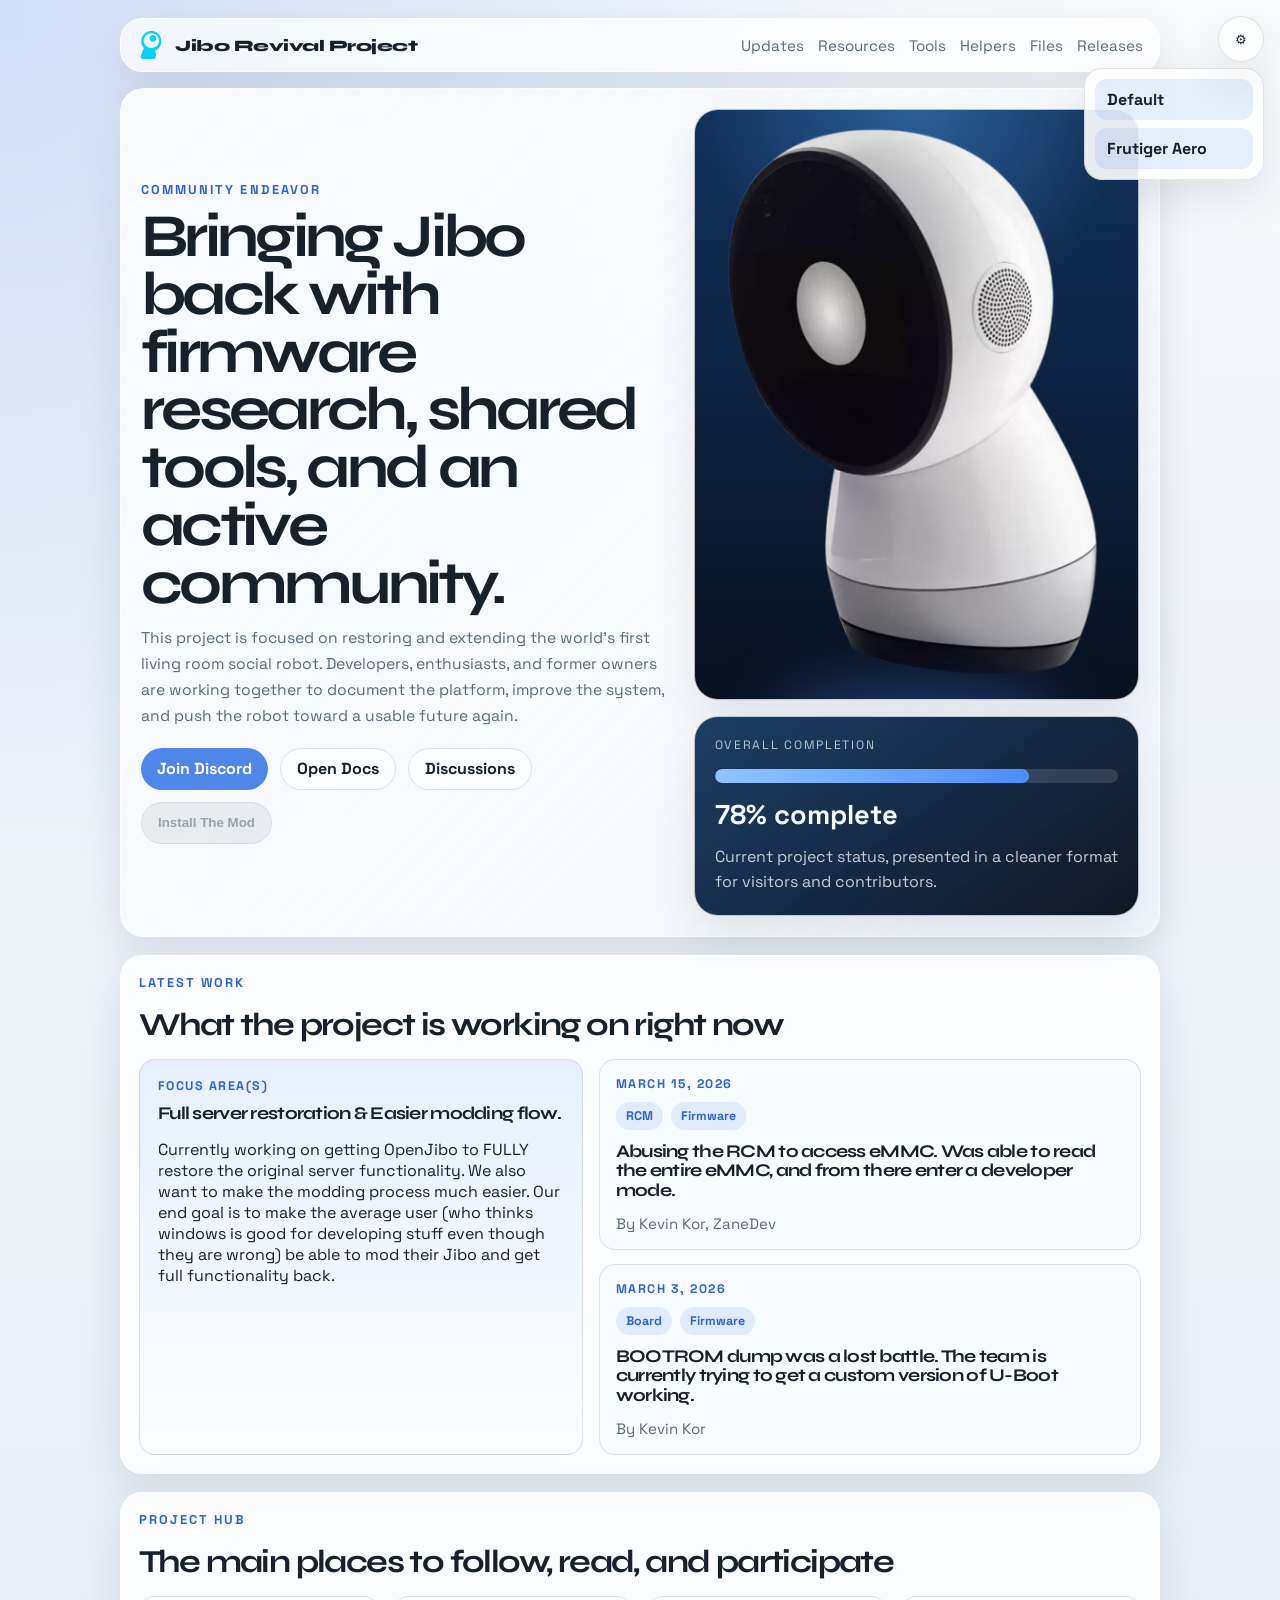
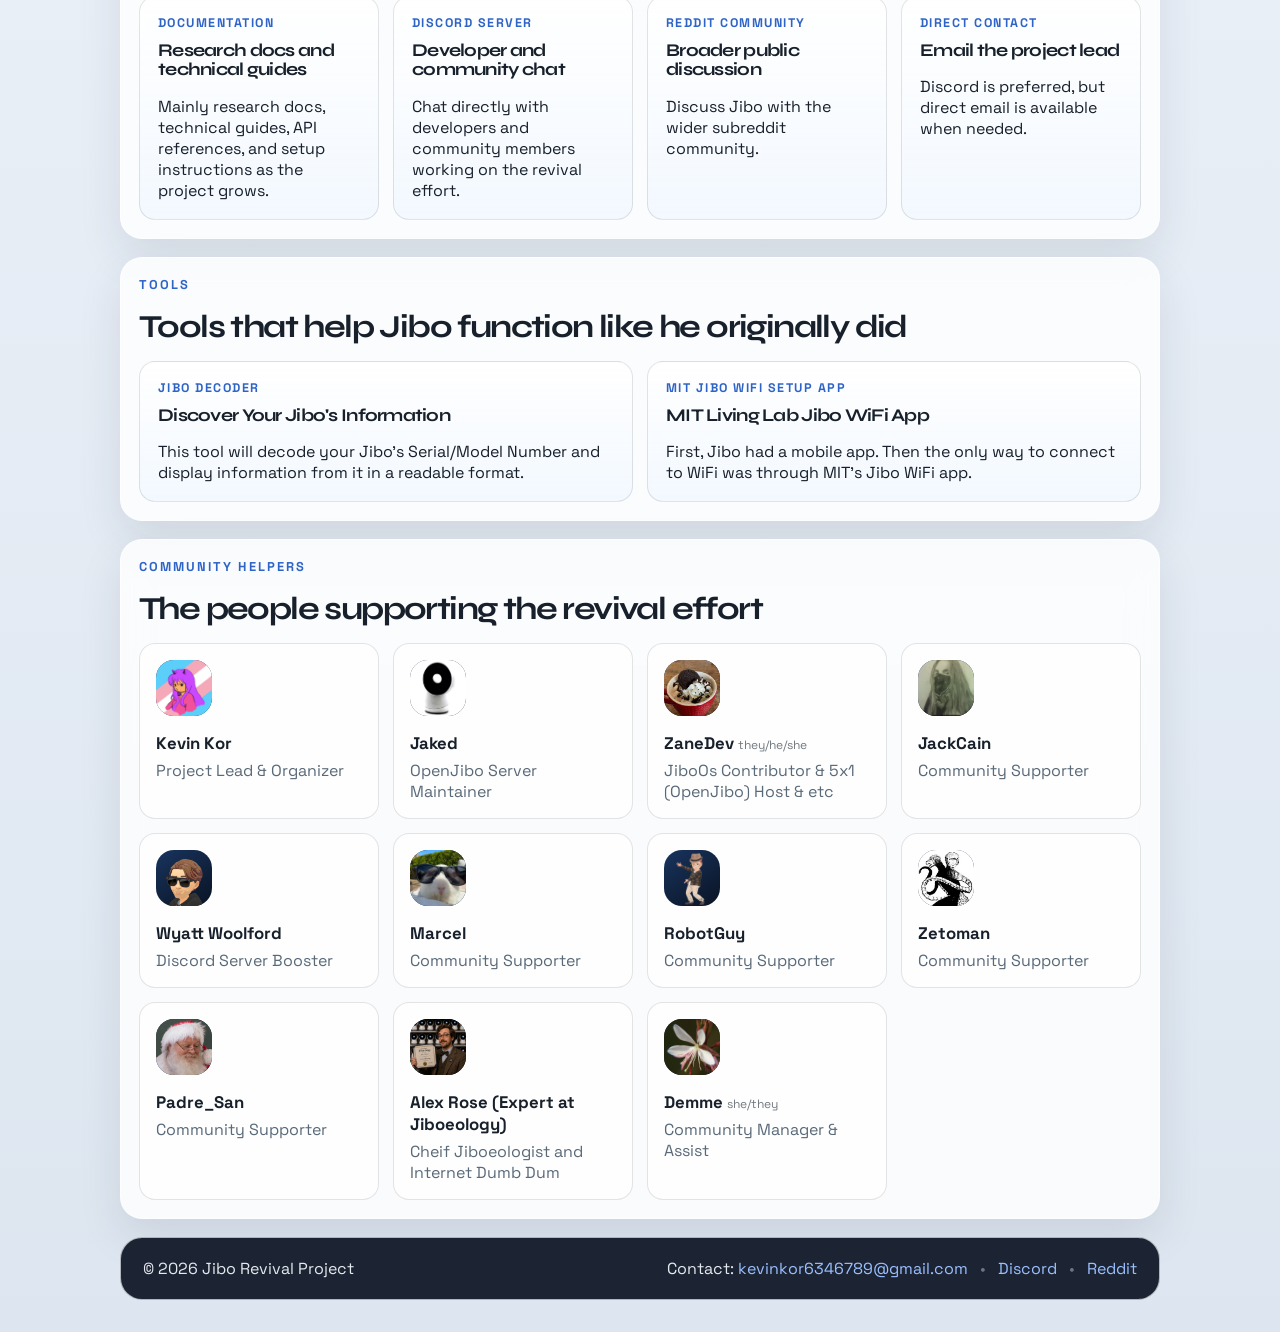
<file: index.html>
<!DOCTYPE html>
<html lang="en">
  <head>
    <meta charset="UTF-8" />
    <meta name="viewport" content="width=device-width, initial-scale=1.0" />
    <title>Jibo Revival Project</title>
    <meta
      name="description"
      content="A community effort to revive Jibo through documentation, firmware work, shared research, and an active developer community."
    />
    <link rel="icon" href="logo.svg" type="image/svg+xml" />
    <link rel="preconnect" href="https://fonts.googleapis.com" />
    <link rel="preconnect" href="https://fonts.gstatic.com" crossorigin />
    <link
      href="https://fonts.googleapis.com/css2?family=Space+Grotesk:wght@400;500;700&family=Syne:wght@600;700;800&display=swap"
      rel="stylesheet"
    />
    <link rel="stylesheet" href="styles.css" />
  </head>
  <body>
    <button class="theme-toggle" id="theme-toggle" type="button" aria-label="Open theme menu" aria-expanded="false">
      <span aria-hidden="true">⚙</span>
    </button>
    <div class="theme-menu" id="theme-menu" hidden>
      <button type="button" class="theme-menu__item" data-theme="default">Default</button>
      <button type="button" class="theme-menu__item" data-theme="aero">Frutiger Aero</button>
    </div>
    <div class="page-shell">
      <header class="hero">
        <nav class="topbar">
          <a class="brand" href="#top">
            <img class="brand__logo" src="logo.svg" alt="" aria-hidden="true" />
            <span>Jibo Revival Project</span>
          </a>
          <div class="topbar__links">
            <a href="#updates">Updates</a>
            <a href="#resources">Resources</a>
            <a href="#tools">Tools</a>
            <a href="#helpers">Helpers</a>
            <a href="files.html">Files</a>
            <a href="releases.html">Releases</a>
          </div>
        </nav>

        <section class="hero__content" id="top">
          <div class="hero__copy">
            <p class="eyebrow">Community Endeavor</p>
            <h1>Bringing Jibo back with firmware research, shared tools, and an active community.</h1>
            <p class="hero__lede">
              This project is focused on restoring and extending the world’s first living room social robot. Developers,
              enthusiasts, and former owners are working together to document the platform, improve the system,
              and push the robot toward a usable future again.
            </p>
            <div class="hero__actions">
              <a class="button button--primary" href="https://discord.gg/CxXBGMrrNG" target="_blank" rel="noreferrer">Join Discord</a>
              <a class="button button--ghost" href="docs.html">Open Docs</a>
              <a class="button button--ghost" href="https://kevinblog.sytes.net/Jibo/Discussions/" target="_blank" rel="noreferrer">Discussions</a>
              <button class="button button--disabled" disabled title="Not yet available :/">Install The Mod</button>
            </div>
          </div>

          <div class="hero__visual">
            <div class="hero-card hero-card--image">
              <div class="hero-card__glow"></div>
              <img src="assets/jibo-left.png" alt="Jibo robot"/>
            </div>
            <div class="hero-card hero-card--status">
              <p class="status-label">Overall Completion</p>
              <div class="progress-track" aria-hidden="true">
                <div class="progress-fill" id="progress-fill"></div>
              </div>
              <p class="status-value" id="progress-label">Loading progress...</p>
              <p class="status-note">
                Current project status, presented in a cleaner format for visitors and contributors.
              </p>
            </div>
          </div>
        </section>
      </header>

      <main>
        <section class="panel panel--updates" id="updates">
          <div class="section-heading">
            <p class="eyebrow">Latest Work</p>
            <h2>What the project is working on right now</h2>
          </div>
          <div class="updates-grid">
            <article class="feature-card">
              <p class="feature-card__label">Focus Area(s)</p>
              <h3>Full server restoration & Easier modding flow.</h3>
              <p>
                Currently working on getting OpenJibo to FULLY restore the original server functionality. We also want to make the modding process much easier. Our end goal is to make the average user (who thinks windows is good for developing stuff even though they are wrong) be able to mod their Jibo and get full functionality back.
              </p>
            </article>
            <div class="timeline" id="commit-list"></div>
          </div>
        </section>

        <section class="panel panel--resources" id="resources">
          <div class="section-heading">
            <p class="eyebrow">Project Hub</p>
            <h2>The main places to follow, read, and participate</h2>
          </div>
          <div class="resource-grid">
            <a class="resource-card" href="docs.html">
              <p class="resource-card__kicker">Documentation</p>
              <h3>Research docs and technical guides</h3>
              <p>Mainly research docs, technical guides, API references, and setup instructions as the project grows.</p>
            </a>
            <a class="resource-card" href="https://discord.gg/CxXBGMrrNG" target="_blank" rel="noreferrer">
              <p class="resource-card__kicker">Discord Server</p>
              <h3>Developer and community chat</h3>
              <p>Chat directly with developers and community members working on the revival effort.</p>
            </a>
            <a class="resource-card" href="https://www.reddit.com/r/Jibo/" target="_blank" rel="noreferrer">
              <p class="resource-card__kicker">Reddit Community</p>
              <h3>Broader public discussion</h3>
              <p>Discuss Jibo with the wider subreddit community.</p>
            </a>
            <a class="resource-card" href="mailto:kevinkor6346789@gmail.com">
              <p class="resource-card__kicker">Direct Contact</p>
              <h3>Email the project lead</h3>
              <p>Discord is preferred, but direct email is available when needed.</p>
            </a>            
          </div>
        </section>

        <section class="panel panel--tools" id="tools">
          <div class="section-heading">
            <p class="eyebrow">Tools</p>
            <h2>Tools that help Jibo function like he originally did</h2>
          </div>
          <div class="tools-grid">
            <a class="tools-card" href="jibo-decoder/index.html" target="_blank">
              <p class="tools-card__kicker">Jibo Decoder</p>
              <h3>Discover Your Jibo's Information</h3>
              <p>This tool will decode your Jibo's Serial/Model Number and display information from it in a readable format.</p>
            </a>
            <a class="tools-card" href="https://mitlivinglab.org/wifi/index.html" target="_blank" rel="noreferrer">
              <p class="tools-card__kicker">MIT Jibo WiFi Setup App</p>
              <h3>MIT Living Lab Jibo WiFi App</h3>
              <p>First, Jibo had a mobile app.  Then the only way to connect to WiFi was through MIT's Jibo WiFi app.</p>
            </a>            
          </div>
        </section>

        <section class="panel panel--helpers" id="helpers">
          <div class="section-heading">
            <p class="eyebrow">Community Helpers</p>
            <h2>The people supporting the revival effort</h2>
          </div>
          <div class="helpers-grid" id="helpers-grid"></div>
        </section>
      </main>

      <footer class="footer">
        <p>© 2026 Jibo Revival Project</p>
        <p>
          Contact:
          <a href="mailto:kevinkor6346789@gmail.com">kevinkor6346789@gmail.com</a>
          <span class="footer-sep">•</span>
          <a href="https://discord.gg/CxXBGMrrNG" target="_blank" rel="noreferrer">Discord</a>
          <span class="footer-sep">•</span>
          <a href="https://www.reddit.com/r/Jibo/" target="_blank" rel="noreferrer">Reddit</a>
        </p>
      </footer>
    </div>

    <script src="site-data.js"></script>
    <script src="app.js"></script>
  </body>
</html>
</file>
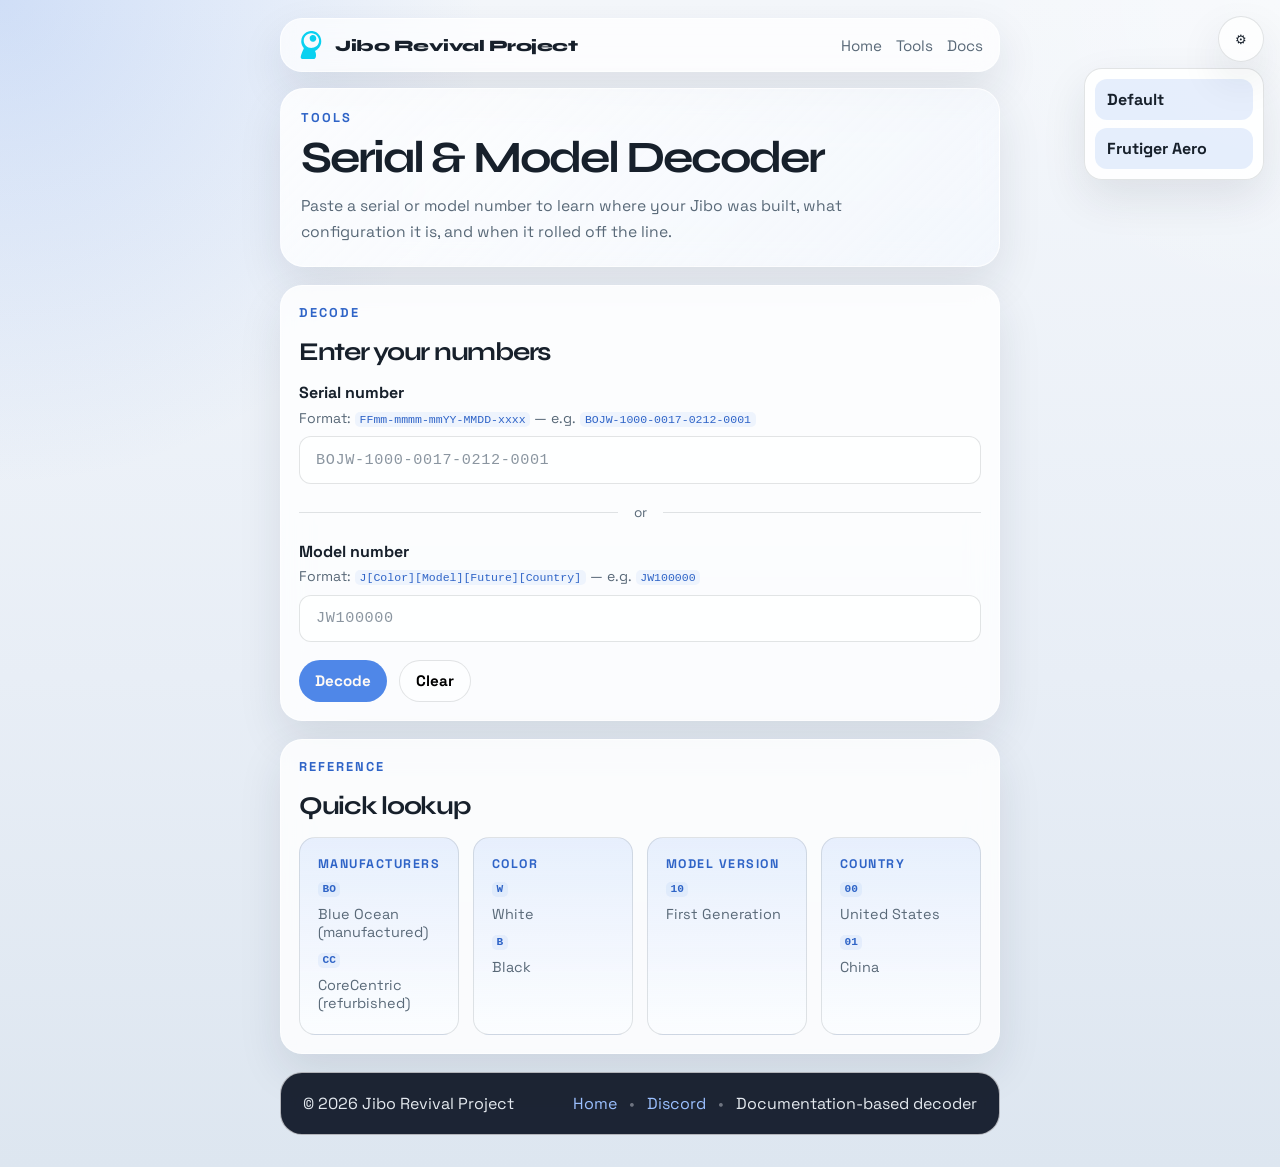
<file: jibo-decoder/index.html>
<!DOCTYPE html>
<html lang="en">
  <head>
    <meta charset="UTF-8" />
    <meta name="viewport" content="width=device-width, initial-scale=1.0" />
    <title>Serial Decoder · Jibo Revival Project</title>
    <meta
      name="description"
      content="Decode Jibo serial numbers and model numbers to reveal manufacturer, color, generation, country, and build date."
    />
    <link rel="icon" href="logo.svg" type="image/svg+xml" />
    <link rel="preconnect" href="https://fonts.googleapis.com" />
    <link rel="preconnect" href="https://fonts.gstatic.com" crossorigin />
    <link
      href="https://fonts.googleapis.com/css2?family=Space+Grotesk:wght@400;500;700&family=Syne:wght@600;700;800&display=swap"
      rel="stylesheet"
    />
    <link rel="stylesheet" href="styles.css" />
  </head>
  <body>
    <button class="theme-toggle" id="theme-toggle" type="button" aria-label="Open theme menu" aria-expanded="false">
      <span aria-hidden="true">⚙</span>
    </button>
    <div class="theme-menu" id="theme-menu" hidden>
      <button type="button" class="theme-menu__item" data-theme="default">Default</button>
      <button type="button" class="theme-menu__item" data-theme="aero">Frutiger Aero</button>
    </div>

    <div class="page-shell">
      <header class="hero">
        <nav class="topbar">
          <a class="brand" href="https://jiborevived.com/">
            <img class="brand__logo" src="logo.svg" alt="" aria-hidden="true" />
            <span>Jibo Revival Project</span>
          </a>
          <div class="topbar__links">
            <a href="https://jiborevived.com/">Home</a>
            <a href="https://jiborevived.com/#tools">Tools</a>
            <a href="https://jiborevived.com/docs.html">Docs</a>
          </div>
        </nav>

        <section class="hero__content tool-hero">
          <div class="tool-hero__copy">
            <p class="eyebrow">Tools</p>
            <h1>Serial &amp; Model Decoder</h1>
            <p class="hero__lede">
              Paste a serial or model number to learn where your Jibo was built, what configuration it is,
              and when it rolled off the line.
            </p>
          </div>
        </section>
      </header>

      <main>
        <section class="panel decoder-panel" aria-labelledby="decode-heading">
          <div class="section-heading">
            <p class="eyebrow">Decode</p>
            <h2 id="decode-heading">Enter your numbers</h2>
          </div>

          <div class="field-group">
            <label for="serial-input">Serial number</label>
            <p class="field-hint">
              Format: <code>FFmm-mmmm-mmYY-MMDD-xxxx</code> — e.g. <code>BOJW-1000-0017-0212-0001</code>
            </p>
            <input
              type="text"
              id="serial-input"
              name="serial"
              placeholder="BOJW-1000-0017-0212-0001"
              autocomplete="off"
              spellcheck="false"
              maxlength="24"
            />
          </div>

          <div class="divider" role="separator"><span>or</span></div>

          <div class="field-group">
            <label for="model-input">Model number</label>
            <p class="field-hint">
              Format: <code>J[Color][Model][Future][Country]</code> — e.g. <code>JW100000</code>
            </p>
            <input
              type="text"
              id="model-input"
              name="model"
              placeholder="JW100000"
              autocomplete="off"
              spellcheck="false"
              maxlength="12"
            />
          </div>

          <div class="hero__actions">
            <button type="button" id="decode-btn" class="button button--primary">Decode</button>
            <button type="button" id="clear-btn" class="button button--ghost">Clear</button>
          </div>
        </section>

        <section id="results" class="results hidden" aria-live="polite" aria-atomic="true"></section>

        <section class="panel reference-panel">
          <div class="section-heading">
            <p class="eyebrow">Reference</p>
            <h2>Quick lookup</h2>
          </div>
          <div class="reference-grid">
            <article class="feature-card">
              <p class="feature-card__label">Manufacturers</p>
              <dl class="ref-list">
                <dt><code>BO</code></dt><dd>Blue Ocean (manufactured)</dd>
                <dt><code>CC</code></dt><dd>CoreCentric (refurbished)</dd>
              </dl>
            </article>
            <article class="feature-card">
              <p class="feature-card__label">Color</p>
              <dl class="ref-list">
                <dt><code>W</code></dt><dd>White</dd>
                <dt><code>B</code></dt><dd>Black</dd>
              </dl>
            </article>
            <article class="feature-card">
              <p class="feature-card__label">Model version</p>
              <dl class="ref-list">
                <dt><code>10</code></dt><dd>First Generation</dd>
              </dl>
            </article>
            <article class="feature-card">
              <p class="feature-card__label">Country</p>
              <dl class="ref-list">
                <dt><code>00</code></dt><dd>United States</dd>
                <dt><code>01</code></dt><dd>China</dd>
              </dl>
            </article>
          </div>
        </section>
      </main>

      <footer class="footer">
        <p>© 2026 Jibo Revival Project</p>
        <p>
          <a href="https://jiborevived.com/">Home</a>
          <span class="footer-sep">•</span>
          <a href="https://discord.gg/CxXBGMrrNG" target="_blank" rel="noreferrer">Discord</a>
          <span class="footer-sep">•</span>
          Documentation-based decoder
        </p>
      </footer>
    </div>

    <script src="decoder.js"></script>
    <script src="app.js"></script>
  </body>
</html>
</file>
<file: styles.css>
:root {
  --bg: #f4f7fb;
  --bg-2: #e8eef6;
  --bg-3: #dde6f0;
  --panel: rgba(255, 255, 255, 0.82);
  --panel-strong: #1c2430;
  --text: #17202b;
  --muted: #596978;
  --line: rgba(23, 32, 43, 0.12);
  --accent: #4f87e8;
  --accent-deep: #2f64c7;
  --accent-soft: rgba(79, 135, 232, 0.14);
  --shadow: 0 18px 44px rgba(26, 41, 59, 0.1);
  --radius-lg: 24px;
  --radius-md: 16px;
  --radius-sm: 12px;
  --shell-width: min(1040px, calc(100% - 28px));
}

body[data-theme="default"] {
  --bg: #f4f7fb;
  --bg-2: #e8eef6;
  --bg-3: #dde6f0;
  --panel: rgba(255, 255, 255, 0.82);
  --panel-strong: #1c2430;
  --text: #17202b;
  --muted: #596978;
  --line: rgba(23, 32, 43, 0.12);
  --accent: #4f87e8;
  --accent-deep: #2f64c7;
  --accent-soft: rgba(79, 135, 232, 0.14);
  --shadow: 0 18px 44px rgba(26, 41, 59, 0.1);
}

body[data-theme="aero"] {
  --bg: #d8ecff;
  --bg-2: #c2e0ff;
  --bg-3: #a9cbef;
  --panel: rgba(243, 250, 255, 0.76);
  --panel-strong: #0d1724;
  --text: #102235;
  --muted: #54708c;
  --line: rgba(64, 99, 139, 0.32);
  --accent: #1f78ff;
  --accent-deep: #0b58d1;
  --accent-soft: rgba(31, 120, 255, 0.16);
  --shadow: 0 18px 38px rgba(34, 71, 112, 0.22);
  --aero-sheen: linear-gradient(180deg, rgba(255, 255, 255, 0.82), rgba(255, 255, 255, 0.1));
}

* { box-sizing: border-box; }

html { scroll-behavior: smooth; }

body {
  margin: 0;
  min-height: 100vh;
  font-family: "Space Grotesk", sans-serif;
  color: var(--text);
  background:
    radial-gradient(circle at top left, rgba(79, 135, 232, 0.22), transparent 28%),
    radial-gradient(circle at top right, rgba(255, 255, 255, 0.38), transparent 18%),
    linear-gradient(180deg, var(--bg) 0%, var(--bg-2) 58%, var(--bg-3) 100%);
}

body[data-theme="aero"] {
  background:
    url("aero-bg.svg") center center / cover no-repeat fixed,
    linear-gradient(180deg, var(--bg) 0%, var(--bg-2) 58%, var(--bg-3) 100%);
}

a { color: inherit; text-decoration: none; }
img { display: block; max-width: 100%; }

.page-shell {
  width: var(--shell-width);
  margin: 0 auto;
  padding: 18px 0 32px;
}

.theme-toggle {
  position: fixed;
  top: 16px;
  right: 16px;
  z-index: 50;
  display: grid;
  place-items: center;
  width: 46px;
  height: 46px;
  border: 1px solid var(--line);
  border-radius: 50%;
  background: rgba(255, 255, 255, 0.72);
  color: var(--text);
  box-shadow: var(--shadow);
  cursor: pointer;
}

.music-toggle {
  position: fixed;
  top: 16px;
  right: 16px;
  z-index: 50;
  display: grid;
  place-items: center;
  width: 52px;
  height: 52px;
  border: 1px solid rgba(122, 198, 230, 0.22);
  border-radius: 16px;
  background: linear-gradient(180deg, rgba(14, 21, 31, 0.96), rgba(6, 10, 16, 0.98));
  color: #7fe8ff;
  box-shadow: 0 16px 38px rgba(0, 0, 0, 0.5);
  cursor: pointer;
}

.music-toggle[aria-pressed="true"] {
  background: linear-gradient(180deg, #12b9e5, #0582b6);
  color: #fff;
}

.theme-menu {
  position: fixed;
  top: 68px;
  right: 16px;
  z-index: 49;
  display: grid;
  gap: 8px;
  min-width: 180px;
  padding: 10px;
  border: 1px solid var(--line);
  border-radius: 18px;
  background: rgba(255, 255, 255, 0.9);
  box-shadow: var(--shadow);
}

.theme-menu__item {
  border: 0;
  border-radius: 12px;
  padding: 10px 12px;
  background: var(--accent-soft);
  color: var(--text);
  font: inherit;
  font-weight: 700;
  text-align: left;
  cursor: pointer;
}

.topbar,
.panel,
.footer,
.hero__content {
  backdrop-filter: blur(14px);
}

.topbar {
  display: flex;
  align-items: center;
  justify-content: space-between;
  gap: 16px;
  margin-bottom: 16px;
  padding: 12px 16px;
  border: 1px solid rgba(255, 255, 255, 0.72);
  border-radius: 22px;
  background: rgba(255, 255, 255, 0.7);
  box-shadow: var(--shadow);
}

body[data-theme="aero"] .topbar,
body[data-theme="aero"] .panel,
body[data-theme="aero"] .hero__content,
body[data-theme="aero"] .footer,
body[data-theme="aero"] .hero-card--status,
body[data-theme="aero"] .theme-menu,
body[data-theme="aero"] .theme-toggle {
  border-color: rgba(255, 255, 255, 0.72);
  background-image: var(--aero-sheen);
  box-shadow:
    inset 0 1px 0 rgba(255, 255, 255, 0.85),
    0 10px 24px rgba(34, 71, 112, 0.18);
}

body[data-theme="aero"] .topbar {
  border-radius: 18px;
  background-color: rgba(233, 244, 255, 0.82);
}

body[data-theme="aero"] .topbar__links a,
body[data-theme="aero"] .footer a {
  text-shadow: 0 1px 0 rgba(255, 255, 255, 0.55);
}

body[data-theme="aero"] .panel,
body[data-theme="aero"] .hero__content {
  background-color: rgba(236, 246, 255, 0.8);
}

body[data-theme="aero"] .footer {
  background-color: rgba(18, 34, 55, 0.94);
}

body[data-theme="aero"] .theme-toggle {
  width: 50px;
  height: 50px;
  border-radius: 14px;
  color: #0a3e93;
}

body[data-theme="aero"] .theme-menu {
  background-color: rgba(243, 250, 255, 0.92);
  border-radius: 14px;
}

body[data-theme="aero"] .theme-menu__item {
  background: linear-gradient(180deg, #fefefe, #cfe5ff);
  border: 1px solid rgba(76, 118, 166, 0.3);
  box-shadow: inset 0 1px 0 rgba(255, 255, 255, 0.9);
}

.brand,
.hero h1,
.section-heading h2,
.resource-card h3,
.tools-card h3,
.feature-card h3,
.timeline-card h3 {
  font-family: "Syne", sans-serif;
}

.brand {
  display: inline-flex;
  align-items: center;
  gap: 10px;
  font-weight: 800;
  letter-spacing: -0.03em;
}

.brand__logo {
  width: 28px;
  height: 28px;
  flex: 0 0 auto;
}

.topbar__links {
  display: flex;
  flex-wrap: wrap;
  gap: 14px;
  color: var(--muted);
  font-size: 0.95rem;
}

.hero__content {
  display: grid;
  grid-template-columns: 1.1fr 0.92fr;
  gap: 20px;
  align-items: center;
  padding: 20px;
  border-radius: 24px;
  border: 1px solid rgba(255, 255, 255, 0.7);
  background: linear-gradient(135deg, rgba(255, 255, 255, 0.84), rgba(245, 249, 255, 0.58));
  box-shadow: var(--shadow);
}

.eyebrow {
  margin: 0 0 10px;
  font-size: 0.8rem;
  font-weight: 700;
  text-transform: uppercase;
  letter-spacing: 0.16em;
  color: var(--accent-deep);
}

.hero h1 {
  margin: 0;
  max-width: 12ch;
  font-size: clamp(2rem, 4.8vw, 3.8rem);
  line-height: 0.95;
  letter-spacing: -0.06em;
}

.hero__lede {
  max-width: 62ch;
  margin: 14px 0 0;
  font-size: 0.98rem;
  line-height: 1.65;
  color: var(--muted);
}

.hero__actions {
  display: flex;
  flex-wrap: wrap;
  gap: 12px;
  margin-top: 18px;
}

.button {
  display: inline-flex;
  align-items: center;
  justify-content: center;
  min-height: 42px;
  padding: 0 16px;
  border-radius: 999px;
  font-weight: 700;
  transition: transform 150ms ease, background 150ms ease, color 150ms ease;
  border: none;
}

.button:hover { transform: translateY(-1px); }
.button--primary { background: var(--accent); color: #fffaf5; }
.button--ghost { border: 1px solid var(--line); background: rgba(255, 255, 255, 0.55); }
.button--disabled {
  background: rgba(0, 0, 0, 0.1);
  color: var(--muted);
  cursor: not-allowed;
  opacity: 0.6;
  border: 1px solid var(--line);
}

.button--disabled:hover {
  transform: none;
}

.button--disabled[title] {
  position: relative;
}

.button--disabled:hover::after {
  content: attr(title);
  position: absolute;
  bottom: 100%;
  left: 50%;
  transform: translateX(-50%) translateY(-8px);
  background: var(--panel-strong);
  color: #fffaf5;
  padding: 6px 12px;
  border-radius: 6px;
  white-space: nowrap;
  font-size: 12px;
  font-weight: 500;
  z-index: 100;
  pointer-events: none;
}

body[data-theme="aero"] .button--primary,
body[data-theme="aero"] .button--ghost {
  border: 1px solid rgba(52, 102, 164, 0.34);
  border-radius: 12px;
  box-shadow:
    inset 0 1px 0 rgba(255, 255, 255, 0.86),
    0 1px 0 rgba(255, 255, 255, 0.4);
}

body[data-theme="aero"] .button--primary {
  background: linear-gradient(180deg, #8dc2ff 0%, #4f8ff4 48%, #1f6fe9 49%, #1d61d6 100%);
  color: #f8fcff;
}

body[data-theme="aero"] .button--ghost {
  background: linear-gradient(180deg, #fdfefe 0%, #dcecff 100%);
  color: #163658;
}

.hero__visual { display: grid; gap: 16px; }

.hero-card {
  position: relative;
  overflow: hidden;
  border-radius: var(--radius-lg);
  border: 1px solid rgba(255, 255, 255, 0.72);
  box-shadow: var(--shadow);
}

.hero-card--image {
  min-height: 300px;
  background:
    radial-gradient(circle at 50% 0%, rgba(90, 175, 255, 0.36), transparent 34%),
    linear-gradient(180deg, #11325e, #08111f);
}

.hero-card--image img {
  width: 100%;
  height: 100%;
  object-fit: contain;
  padding: 18px;
}

.hero-card__glow {
  position: absolute;
  inset: auto 16% -14% 16%;
  height: 90px;
  border-radius: 50%;
  background: rgba(74, 141, 255, 0.42);
  filter: blur(34px);
}

.hero-card--status {
  padding: 20px;
  background: linear-gradient(145deg, rgba(19, 54, 96, 0.96), rgba(11, 19, 32, 0.98));
  color: #f5fbff;
}

body[data-theme="aero"] .hero-card--status {
  background:
    radial-gradient(circle at top, rgba(255, 255, 255, 0.28), transparent 38%),
    linear-gradient(180deg, #4d86cb 0%, #2b5f9a 45%, #17395f 100%);
}

.status-label {
  margin: 0;
  color: rgba(245, 251, 255, 0.72);
  text-transform: uppercase;
  letter-spacing: 0.14em;
  font-size: 0.76rem;
}

.progress-track {
  height: 14px;
  margin: 16px 0 14px;
  border-radius: 999px;
  background: rgba(255, 255, 255, 0.12);
  overflow: hidden;
}

.progress-fill {
  width: 0;
  height: 100%;
  border-radius: inherit;
  background: linear-gradient(90deg, #91c5ff, #4a8dff);
  transition: width 500ms ease;
}

body[data-theme="aero"] .progress-track {
  height: 18px;
  background: linear-gradient(180deg, rgba(4, 28, 55, 0.18), rgba(255, 255, 255, 0.34));
  border: 1px solid rgba(255, 255, 255, 0.6);
  box-shadow: inset 0 2px 5px rgba(0, 0, 0, 0.18);
}

body[data-theme="aero"] .progress-fill {
  background: linear-gradient(180deg, #f9ffb6 0%, #9ae64f 45%, #65c820 46%, #3b9f12 100%);
}

.status-value { margin: 0; font-size: 1.7rem; font-weight: 700; }
.status-note { margin: 12px 0 0; color: rgba(245, 251, 255, 0.78); line-height: 1.6; }

main { display: grid; gap: 18px; margin-top: 18px; }

.panel {
  padding: 18px;
  border-radius: 22px;
  border: 1px solid rgba(255, 255, 255, 0.66);
  background: var(--panel);
  box-shadow: var(--shadow);
}

.section-heading {
  display: flex;
  flex-direction: column;
  gap: 8px;
  margin-bottom: 18px;
}

.section-heading h2 {
  margin: 0;
  font-size: clamp(1.3rem, 2.8vw, 2rem);
  line-height: 1;
  letter-spacing: -0.05em;
}

.updates-grid { display: grid; grid-template-columns: 0.9fr 1.1fr; gap: 16px; }

.feature-card,
.resource-card,
.tools-card,
.timeline-card,
.helper-card {
  border: 1px solid var(--line);
  border-radius: var(--radius-md);
}

.feature-card {
  padding: 18px;
  background: linear-gradient(180deg, rgba(79, 135, 232, 0.1), rgba(255, 255, 255, 0.5)), #f8fbff;
}

body[data-theme="aero"] .feature-card,
body[data-theme="aero"] .resource-card,
body[data-theme="aero"] .tools-card,
body[data-theme="aero"] .timeline-card,
body[data-theme="aero"] .helper-card {
  border-radius: 12px;
  background-image: linear-gradient(180deg, rgba(255, 255, 255, 0.78), rgba(211, 231, 250, 0.56));
  box-shadow: inset 0 1px 0 rgba(255, 255, 255, 0.85);
}

body[data-theme="aero"] .feature-card {
  background: linear-gradient(180deg, rgba(255, 255, 255, 0.88), rgba(204, 226, 247, 0.76));
}

body[data-theme="aero"] .resource-card {
  background: linear-gradient(180deg, rgba(255, 255, 255, 0.94), rgba(206, 226, 247, 0.86));
}

body[data-theme="aero"] .tools-card {
  background: linear-gradient(180deg, rgba(255, 255, 255, 0.94), rgba(206, 226, 247, 0.86));
}


body[data-theme="aero"] .timeline-card {
  background: linear-gradient(180deg, rgba(255, 255, 255, 0.84), rgba(215, 233, 248, 0.72));
}

body[data-theme="aero"] .helper-card {
  background: linear-gradient(180deg, rgba(255, 255, 255, 0.92), rgba(208, 228, 248, 0.76));
}

.feature-card__label,
.resource-card__kicker,
.tools-card__kicker,
.timeline-card__meta {
  margin: 0 0 10px;
  color: var(--accent-deep);
  font-size: 0.78rem;
  font-weight: 700;
  text-transform: uppercase;
  letter-spacing: 0.12em;
}

body[data-theme="aero"] .feature-card__label,
body[data-theme="aero"] .resource-card__kicker,
body[data-theme="aero"] .tools-card__kicker,
body[data-theme="aero"] .timeline-card__meta {
  color: #0d56c0;
}

.feature-card h3,
.resource-card h3,
.tools-card h3,
.timeline-card h3 {
  margin: 0 0 12px;
  font-size: 1.12rem;
  line-height: 1.08;
  letter-spacing: -0.04em;
}

.feature-card p:last-child,
.resource-card p:last-child,
.tools-card p:last-child,
.timeline-card p:last-child { margin-bottom: 0; }

.timeline { display: grid; gap: 14px; }

.timeline-card { padding: 16px; background: #f8fbff; }

.timeline-card__chips {
  display: flex;
  flex-wrap: wrap;
  gap: 8px;
  margin-bottom: 12px;
}

.chip {
  display: inline-flex;
  align-items: center;
  min-height: 28px;
  padding: 0 10px;
  border-radius: 999px;
  background: var(--accent-soft);
  color: var(--accent-deep);
  font-size: 0.78rem;
  font-weight: 700;
}

body[data-theme="aero"] .chip {
  background: linear-gradient(180deg, #f9fbff, #c8ddf8);
  color: #114d9a;
  border: 1px solid rgba(94, 134, 179, 0.24);
}

.timeline-card__authors { margin-top: 14px; color: var(--muted); font-size: 0.94rem; }

.resource-grid,
.tools-grid,
.helpers-grid {
  display: grid;
  gap: 14px;
}

.resource-grid { grid-template-columns: repeat(4, minmax(0, 1fr)); }
.tools-grid { grid-template-columns: repeat(2, minmax(0, 1fr)); }

.resource-card {
  display: block;
  min-height: 100%;
  padding: 18px;
  background: linear-gradient(180deg, rgba(255, 255, 255, 0.9), rgba(240, 247, 255, 0.82));
  transition: transform 150ms ease, border-color 150ms ease;
}

.tools-card {
  display: block;
  min-height: 100%;
  padding: 18px;
  background: linear-gradient(180deg, rgba(255, 255, 255, 0.9), rgba(240, 247, 255, 0.82));
  transition: transform 150ms ease, border-color 150ms ease;
}

.resource-card:hover,
.tools-card:hover,
.helper-card:hover {
  transform: translateY(-2px);
  border-color: rgba(79, 135, 232, 0.32);
}

.helpers-grid { grid-template-columns: repeat(4, minmax(0, 1fr)); }

.helper-card {
  padding: 16px;
  background: rgba(255, 255, 255, 0.74);
}

.helper-card__avatar {
  display: grid;
  place-items: center;
  width: 56px;
  height: 56px;
  margin-bottom: 16px;
  border-radius: 18px;
  background: linear-gradient(145deg, #18345e, #0a1323);
  color: #eef7ff;
  font-weight: 700;
}

body[data-theme="aero"] .helper-card__avatar {
  background:
    radial-gradient(circle at top, rgba(255, 255, 255, 0.75), transparent 38%),
    linear-gradient(180deg, #8ec2ff 0%, #5b9df1 45%, #3b74d0 100%);
  border: 1px solid rgba(87, 128, 175, 0.3);
  color: #fff;
}

.helper-card__avatar img {
  width: 100%;
  height: 100%;
  border-radius: inherit;
  object-fit: cover;
}

.helper-card h3 { margin: 0 0 6px; font-size: 1.05rem; }
.helper-card p { margin: 0; color: var(--muted); }
.helper-card__pronouns { font-size: 0.72em; font-weight: normal; opacity: 0.6; }

.footer {
  display: flex;
  justify-content: space-between;
  gap: 16px;
  margin-top: 18px;
  padding: 20px 22px;
  border-radius: 22px;
  border: 1px solid rgba(255, 255, 255, 0.66);
  background: rgba(16, 24, 40, 0.94);
  color: rgba(245, 251, 255, 0.92);
}

body[data-theme="aero"] .footer {
  background:
    linear-gradient(180deg, rgba(54, 91, 137, 0.96), rgba(20, 43, 72, 0.98)),
    rgba(16, 24, 40, 0.94);
}

.footer p { margin: 0; }
.footer a { color: #9bc0ff; }
.footer-sep { margin: 0 8px; color: rgba(245, 251, 255, 0.38); }

.files-page {
  --bg: #0a0b0c;
  --bg-2: #0c0d10;
  --bg-3: #111214;
  --panel: rgba(8, 9, 12, 0.92);
  --panel-strong: #f1e5b8;
  --text: #efe7cf;
  --muted: #b9ad8a;
  --line: rgba(229, 214, 168, 0.18);
  --accent: #e0c36a;
  --accent-deep: #f0dd95;
  --accent-soft: rgba(224, 195, 106, 0.12);
  --shadow: 0 24px 60px rgba(0, 0, 0, 0.68);
  background:
    radial-gradient(circle at top, rgba(255, 231, 141, 0.08), transparent 24%),
    linear-gradient(180deg, #090a0c 0%, #0c0d10 100%);
}

.files-page .theme-toggle,
.files-page .theme-menu {
  display: none;
}

.files-page .eyebrow,
.files-page .files-hero__stamp,
.files-page .files-hero__filetab,
.files-page .archive-side__title,
.files-page .file-card__tag {
  text-shadow: none;
}

.files-page .section-heading {
  margin-bottom: 14px;
}

.files-page .section-heading h2 {
  font-size: clamp(1.2rem, 2.4vw, 1.7rem);
  line-height: 1.08;
  color: #f6ecd0;
}

.files-page .eyebrow,
.files-page .file-card__tag,
.files-page .archive-side__title {
  color: #f0dd95;
}

.files-page .archive-panel .section-heading h2,
.files-page .archive-side__value,
.files-page .file-card h3,
.files-page .media-card h3,
.files-page .repo-card h3 {
  color: #f6ecd0;
}

.files-page .archive-panel .section-heading h2 {
  margin-top: 0;
  margin-bottom: 4px;
}

.files-page .file-card h3,
.files-page .media-card h3,
.files-page .repo-card h3 {
  font-size: 1rem;
  max-width: 18ch;
}

.files-page .file-card p,
.files-page .media-card p,
.files-page .repo-card p,
.files-page .archive-side li a {
  color: #d7ceb2;
}

.files-page .archive-side__panel,
.files-page .archive-panel {
  backdrop-filter: none;
}

.files-page .file-card::after,
.files-page .media-card::before {
  opacity: 0.85;
}

.files-page .page-shell {
  padding-top: 12px;
}

.page-shell--files {
  width: min(1280px, calc(100% - 20px));
}

.files-hero {
  margin: 18px 0 18px;
  padding: 22px 24px 24px;
  border-radius: 12px;
  border: 1px solid rgba(240, 221, 149, 0.16);
  background:
    linear-gradient(180deg, rgba(18, 18, 16, 0.96), rgba(8, 8, 8, 0.98)),
    repeating-linear-gradient(
      90deg,
      rgba(255, 255, 255, 0.02) 0,
      rgba(255, 255, 255, 0.02) 2px,
      transparent 2px,
      transparent 18px
    );
  box-shadow: 0 28px 70px rgba(0, 0, 0, 0.72);
}

.files-hero__filetab {
  display: inline-flex;
  align-items: center;
  padding: 8px 12px;
  margin-bottom: 10px;
  border: 1px solid rgba(240, 221, 149, 0.2);
  border-bottom: 0;
  border-radius: 8px 8px 0 0;
  background: #111214;
  color: #f0dd95;
  font-size: 0.78rem;
  font-weight: 700;
  letter-spacing: 0.24em;
  text-transform: uppercase;
}

.files-hero__stamp {
  margin: 0 0 12px;
  color: #f0dd95;
  font-size: 0.7rem;
  font-weight: 700;
  text-transform: uppercase;
  letter-spacing: 0.28em;
}

.files-hero h1 {
  margin: 0;
  max-width: 8ch;
  font-family: "Syne", sans-serif;
  font-size: clamp(2.4rem, 6vw, 4.1rem);
  line-height: 0.88;
  letter-spacing: -0.08em;
  color: #f6ecd0;
}

.files-hero__lede {
  max-width: 70ch;
  margin: 16px 0 0;
  color: #d5ccae;
  line-height: 1.6;
  font-size: 1rem;
}

.files-hero__meta {
  display: flex;
  flex-wrap: wrap;
  gap: 10px;
  margin-top: 18px;
}

.files-hero__meta span {
  padding: 8px 12px;
  border: 1px solid rgba(240, 221, 149, 0.18);
  border-radius: 999px;
  background: rgba(255, 255, 255, 0.03);
  color: #efe7cf;
  font-size: 0.88rem;
}

.files-layout {
  display: grid;
  grid-template-columns: minmax(0, 1fr);
  gap: 18px;
  align-items: start;
}

.archive-side {
  display: grid;
  grid-template-columns: repeat(3, minmax(0, 1fr));
  gap: 14px;
}

.archive-side__panel {
  padding: 18px;
  border: 1px solid rgba(240, 221, 149, 0.16);
  border-radius: 12px;
  background: rgba(12, 12, 12, 0.94);
  box-shadow: 0 18px 34px rgba(0, 0, 0, 0.4);
}

.archive-side__title {
  margin: 0 0 8px;
  color: #f0dd95;
  font-size: 0.74rem;
  font-weight: 700;
  letter-spacing: 0.22em;
  text-transform: uppercase;
}

.archive-side__value {
  margin: 0;
  font-family: "Syne", sans-serif;
  font-size: 1.15rem;
  line-height: 1.05;
}

.archive-side__redactions {
  margin-top: 14px;
  height: 96px;
  border-radius: 8px;
  background:
    linear-gradient(180deg, #000 0 18px, transparent 18px 28px, #000 28px 44px, transparent 44px 54px, #000 54px 70px, transparent 70px 96px),
    linear-gradient(90deg, rgba(255, 255, 255, 0.04), rgba(255, 255, 255, 0.01));
}

.archive-side ul {
  list-style: none;
  padding: 0;
  margin: 0;
  display: grid;
  gap: 10px;
}

.archive-side li a {
  display: block;
  padding: 10px 12px;
  border-radius: 8px;
  background: rgba(255, 255, 255, 0.03);
  border: 1px solid rgba(240, 221, 149, 0.08);
  color: #efe7cf;
}

.archive-panel {
  padding: 20px;
  border-radius: 12px;
  border: 1px solid rgba(240, 221, 149, 0.14);
  background:
    linear-gradient(180deg, rgba(7, 7, 7, 0.96), rgba(14, 14, 14, 0.94)),
    repeating-linear-gradient(180deg, rgba(255, 255, 255, 0.02) 0 1px, transparent 1px 28px);
  box-shadow: 0 20px 46px rgba(0, 0, 0, 0.5);
}

.file-grid,
.media-grid,
.repo-grid {
  display: grid;
  gap: 14px;
}

.file-grid {
  grid-template-columns: repeat(2, minmax(0, 1fr));
}

.media-grid {
  grid-template-columns: repeat(2, minmax(0, 1fr));
}

.repo-grid {
  grid-template-columns: 1fr;
}

.file-card,
.media-card,
.repo-card {
  padding: 22px;
  border-radius: 10px;
  border: 1px solid rgba(240, 221, 149, 0.12);
  background:
    linear-gradient(180deg, rgba(255, 255, 255, 0.02), rgba(255, 255, 255, 0.01)),
    #0d0d0d;
  min-height: 210px;
}

.download-link {
  display: inline-flex;
  align-items: center;
  margin-top: 14px;
  padding: 8px 12px;
  border-radius: 999px;
  border: 1px solid rgba(127, 232, 255, 0.24);
  background: rgba(54, 215, 255, 0.08);
  color: #c8f5ff;
  font-size: 0.88rem;
  font-weight: 700;
}

.download-link:hover {
  background: rgba(54, 215, 255, 0.16);
}

.file-card__tag {
  margin: 0 0 10px;
  color: #f0dd95;
  font-size: 0.76rem;
  font-weight: 700;
  text-transform: uppercase;
  letter-spacing: 0.16em;
}

.file-card h3,
.media-card h3,
.repo-card h3 {
  margin: 0 0 10px;
  font-family: "Syne", sans-serif;
  font-size: 1.08rem;
  line-height: 1.12;
}

.file-card p,
.media-card p,
.repo-card p {
  margin: 0;
  color: #c8c0a7;
  line-height: 1.7;
  max-width: 42ch;
}

.repo-card ul {
  margin: 16px 0 0;
  padding-left: 18px;
  color: #efe7cf;
  line-height: 1.7;
  columns: 2;
  column-gap: 34px;
  font-size: 0.96rem;
}

.file-card {
  position: relative;
}

.file-card::after {
  content: "RESTRICTED";
  position: absolute;
  top: 14px;
  right: 14px;
  padding: 5px 8px;
  border: 1px solid rgba(240, 221, 149, 0.18);
  color: #f0dd95;
  font-size: 0.65rem;
  letter-spacing: 0.2em;
  text-transform: uppercase;
  opacity: 0.72;
}

.media-card {
  position: relative;
}

.media-card::before {
  content: "MEDIA";
  position: absolute;
  top: 14px;
  right: 14px;
  color: #f0dd95;
  font-size: 0.65rem;
  letter-spacing: 0.2em;
  text-transform: uppercase;
  opacity: 0.72;
}

.repo-card li {
  margin: 0 0 4px;
}

@media (max-width: 980px) {
  .files-layout {
    grid-template-columns: 1fr;
  }

  .archive-side {
    grid-template-columns: 1fr;
  }

  .file-grid,
  .media-grid,
  .repo-grid {
    grid-template-columns: 1fr 1fr;
  }

  .repo-card ul {
    columns: 1;
  }
}

@media (min-width: 1200px) {
  .files-layout {
    grid-template-columns: minmax(0, 240px) minmax(0, 1fr);
  }

  .archive-side {
    grid-template-columns: 1fr;
    position: sticky;
    top: 18px;
  }

  .archive-panel:first-of-type {
    grid-column: 2;
  }

  .archive-panel:nth-of-type(2) {
    grid-column: 2;
  }

  .archive-panel:nth-of-type(3) {
    grid-column: 2;
  }
}

@media (max-width: 640px) {
  .files-hero,
  .archive-panel {
    padding: 18px;
    border-radius: 10px;
  }

  .file-grid,
  .media-grid,
  .repo-grid {
    grid-template-columns: 1fr;
  }

  .repo-card ul {
    columns: 1;
  }

  .files-hero h1 {
    font-size: clamp(2.2rem, 12vw, 3.4rem);
  }
}

@media (max-width: 980px) {
  .hero__content,
  .updates-grid,
  .resource-grid,
  .tools-grid,
  .helpers-grid,
  .footer { grid-template-columns: 1fr; }

  .hero__content,
  .updates-grid { display: grid; }

  .resource-grid,
  .tools-grid,
  .helpers-grid { grid-template-columns: repeat(2, minmax(0, 1fr)); }

  .footer { display: grid; }
}

@media (max-width: 640px) {
  .page-shell { width: min(100% - 16px, 1040px); padding-top: 12px; }
  .topbar { padding: 14px; border-radius: 20px; }
  .topbar,
  .topbar__links { flex-direction: column; align-items: flex-start; }
  .hero__content,
  .panel,
  .footer { padding: 14px; border-radius: 18px; }
  .hero h1 { max-width: none; font-size: clamp(1.9rem, 12vw, 3rem); }
  .resource-grid,
  .tools-grid,
  .helpers-grid { grid-template-columns: 1fr; }
  .hero-card--image { min-height: 250px; }
}

/* Releases Page Styles */
.category-tabs {
  display: flex;
  gap: 8px;
  margin-bottom: 32px;
  flex-wrap: wrap;
}

.category-tab {
  padding: 12px 24px;
  border: 2px solid var(--line);
  background: var(--panel);
  border-radius: var(--radius-sm);
  font-weight: 500;
  cursor: pointer;
  transition: all 0.2s ease;
  font-family: "Space Grotesk", sans-serif;
}

.category-tab:hover:not(.disabled) {
  border-color: var(--accent);
  background: var(--accent-soft);
}

.category-tab.active {
  background: var(--accent);
  color: white;
  border-color: var(--accent);
}

.category-tab.disabled {
  opacity: 0.5;
  cursor: not-allowed;
  background: var(--bg-2);
}

.releases-container {
  min-height: 400px;
}

.loading-message {
  display: flex;
  flex-direction: column;
  align-items: center;
  justify-content: center;
  padding: 60px 20px;
  text-align: center;
}

.spinner {
  width: 40px;
  height: 40px;
  border: 3px solid var(--line);
  border-top: 3px solid var(--accent);
  border-radius: 50%;
  animation: spin 1s linear infinite;
  margin-bottom: 16px;
}

@keyframes spin {
  0% { transform: rotate(0deg); }
  100% { transform: rotate(360deg); }
}

.error-message {
  text-align: center;
  padding: 40px 20px;
}

.error-message p {
  color: var(--muted);
  margin-bottom: 20px;
}

.no-releases {
  text-align: center;
  padding: 40px 20px;
  color: var(--muted);
  font-style: italic;
}

.releases-list {
  display: flex;
  flex-direction: column;
  gap: 16px;
}

.release-item {
  background: var(--panel);
  border: 1px solid var(--line);
  border-radius: var(--radius-md);
  overflow: hidden;
  transition: all 0.2s ease;
  cursor: pointer;
}

.release-item:hover {
  border-color: var(--accent);
  box-shadow: 0 4px 12px rgba(0, 0, 0, 0.1);
}

.release-item.verified {
  border-left: 4px solid var(--accent);
}

.release-header {
  display: flex;
  justify-content: space-between;
  align-items: flex-start;
  padding: 20px;
  gap: 20px;
}

.release-info {
  flex: 1;
}

.release-title h3 {
  margin: 0 0 8px 0;
  font-size: 1.25rem;
  font-weight: 600;
  color: var(--text);
}

.release-meta {
  display: flex;
  align-items: center;
  gap: 8px;
  flex-wrap: wrap;
  margin-bottom: 8px;
}

.version-tag {
  background: var(--accent-soft);
  color: var(--accent);
  padding: 4px 8px;
  border-radius: 6px;
  font-size: 0.875rem;
  font-weight: 500;
}

.prerelease-tag {
  background: #fef3c7;
  color: #d97706;
  padding: 4px 8px;
  border-radius: 6px;
  font-size: 0.875rem;
  font-weight: 500;
  border: 1px solid #fbbf24;
}

.verified-badge {
  background: #dcfce7;
  color: #16a34a;
  padding: 4px 8px;
  border-radius: 6px;
  font-size: 0.875rem;
  font-weight: 500;
  border: 1px solid #4ade80;
}

.warning-badge {
  background: #fef2f2;
  color: #dc2626;
  padding: 4px 8px;
  border-radius: 6px;
  font-size: 0.875rem;
  font-weight: 500;
  border: 1px solid #f87171;
}

.location-badge {
  background: var(--bg-2);
  color: var(--muted);
  padding: 4px 8px;
  border-radius: 6px;
  font-size: 0.75rem;
  font-weight: 500;
  border: 1px solid var(--line);
}

.release-types {
  display: flex;
  gap: 6px;
  flex-wrap: wrap;
  margin-bottom: 8px;
}

.type-tag {
  padding: 3px 8px;
  border-radius: 4px;
  font-size: 0.75rem;
  font-weight: 500;
  border: 1px solid;
  white-space: nowrap;
}

.type-tag.warning {
  font-weight: 600;
}

.release-date {
  color: var(--muted);
  font-size: 0.875rem;
}

.release-actions {
  display: flex;
  gap: 8px;
  align-items: flex-start;
}

.release-actions .button {
  white-space: nowrap;
  font-size: 0.875rem;
  padding: 8px 16px;
}

.release-content {
  display: none;
  border-top: 1px solid var(--line);
  padding: 20px;
  background: var(--bg-2);
}

.release-item.expanded .release-content {
  display: block;
}

.release-description {
  line-height: 1.6;
  color: var(--text);
  margin-bottom: 12px;
}

.release-description a {
  color: var(--accent);
  text-decoration: none;
}

.release-description a:hover {
  text-decoration: underline;
}

.release-metadata {
  padding-top: 12px;
  border-top: 1px solid var(--line);
  color: var(--muted);
}

/* Legend Section */
.legend-grid {
  display: grid;
  grid-template-columns: repeat(auto-fit, minmax(250px, 1fr));
  gap: 20px;
  margin-bottom: 32px;
}

.legend-item {
  display: flex;
  gap: 12px;
  align-items: flex-start;
}

.legend-icon {
  font-size: 1.25rem;
  width: 24px;
  height: 24px;
  display: flex;
  align-items: center;
  justify-content: center;
  flex-shrink: 0;
}

.legend-item strong {
  display: block;
  margin-bottom: 4px;
  color: var(--text);
}

.legend-item p {
  color: var(--muted);
  font-size: 0.875rem;
  margin: 0;
}

.release-types h3 {
  margin: 0 0 16px 0;
  color: var(--text);
}

.type-tags {
  display: flex;
  gap: 8px;
  flex-wrap: wrap;
}

.type-tags .type-tag {
  margin: 0;
}

/* Responsive Design */
@media (max-width: 768px) {
  .category-tabs {
    gap: 4px;
  }
  
  .category-tab {
    padding: 10px 16px;
    font-size: 0.875rem;
  }
  
  .release-header {
    flex-direction: column;
    gap: 16px;
  }
  
  .release-actions {
    width: 100%;
    justify-content: flex-start;
  }
  
  .release-actions .button {
    flex: 1;
    justify-content: center;
  }
  
  .legend-grid {
    grid-template-columns: 1fr;
  }
}
</file>
<file: jibo-decoder/styles.css>
:root {
  --bg: #f4f7fb;
  --bg-2: #e8eef6;
  --bg-3: #dde6f0;
  --panel: rgba(255, 255, 255, 0.82);
  --panel-strong: #1c2430;
  --text: #17202b;
  --muted: #596978;
  --line: rgba(23, 32, 43, 0.12);
  --accent: #4f87e8;
  --accent-deep: #2f64c7;
  --accent-soft: rgba(79, 135, 232, 0.14);
  --shadow: 0 18px 44px rgba(26, 41, 59, 0.1);
  --radius-lg: 24px;
  --radius-md: 16px;
  --radius-sm: 12px;
  --shell-width: min(720px, calc(100% - 28px));
  --error: #c73e4d;
  --warning: #b8860b;
  --mono: ui-monospace, "Cascadia Code", "Source Code Pro", Menlo, monospace;
}

body[data-theme="default"] {
  --bg: #f4f7fb;
  --bg-2: #e8eef6;
  --bg-3: #dde6f0;
  --panel: rgba(255, 255, 255, 0.82);
  --panel-strong: #1c2430;
  --text: #17202b;
  --muted: #596978;
  --line: rgba(23, 32, 43, 0.12);
  --accent: #4f87e8;
  --accent-deep: #2f64c7;
  --accent-soft: rgba(79, 135, 232, 0.14);
  --shadow: 0 18px 44px rgba(26, 41, 59, 0.1);
}

body[data-theme="aero"] {
  --bg: #d8ecff;
  --bg-2: #c2e0ff;
  --bg-3: #a9cbef;
  --panel: rgba(243, 250, 255, 0.76);
  --panel-strong: #0d1724;
  --text: #102235;
  --muted: #54708c;
  --line: rgba(64, 99, 139, 0.32);
  --accent: #1f78ff;
  --accent-deep: #0b58d1;
  --accent-soft: rgba(31, 120, 255, 0.16);
  --shadow: 0 18px 38px rgba(34, 71, 112, 0.22);
  --aero-sheen: linear-gradient(180deg, rgba(255, 255, 255, 0.82), rgba(255, 255, 255, 0.1));
}

* { box-sizing: border-box; }

html { scroll-behavior: smooth; }

body {
  margin: 0;
  min-height: 100vh;
  font-family: "Space Grotesk", sans-serif;
  color: var(--text);
  background:
    radial-gradient(circle at top left, rgba(79, 135, 232, 0.22), transparent 28%),
    radial-gradient(circle at top right, rgba(255, 255, 255, 0.38), transparent 18%),
    linear-gradient(180deg, var(--bg) 0%, var(--bg-2) 58%, var(--bg-3) 100%);
}

body[data-theme="aero"] {
  background:
    url("aero-bg.svg") center center / cover no-repeat fixed,
    linear-gradient(180deg, var(--bg) 0%, var(--bg-2) 58%, var(--bg-3) 100%);
}

a { color: inherit; text-decoration: none; }
img { display: block; max-width: 100%; }

.page-shell {
  width: var(--shell-width);
  margin: 0 auto;
  padding: 18px 0 32px;
}

.theme-toggle {
  position: fixed;
  top: 16px;
  right: 16px;
  z-index: 50;
  display: grid;
  place-items: center;
  width: 46px;
  height: 46px;
  border: 1px solid var(--line);
  border-radius: 50%;
  background: rgba(255, 255, 255, 0.72);
  color: var(--text);
  box-shadow: var(--shadow);
  cursor: pointer;
}

.theme-menu {
  position: fixed;
  top: 68px;
  right: 16px;
  z-index: 49;
  display: grid;
  gap: 8px;
  min-width: 180px;
  padding: 10px;
  border: 1px solid var(--line);
  border-radius: 18px;
  background: rgba(255, 255, 255, 0.9);
  box-shadow: var(--shadow);
}

.theme-menu__item {
  border: 0;
  border-radius: 12px;
  padding: 10px 12px;
  background: var(--accent-soft);
  color: var(--text);
  font: inherit;
  font-weight: 700;
  text-align: left;
  cursor: pointer;
}

.topbar,
.panel,
.footer,
.hero__content {
  backdrop-filter: blur(14px);
}

.topbar {
  display: flex;
  align-items: center;
  justify-content: space-between;
  gap: 16px;
  margin-bottom: 16px;
  padding: 12px 16px;
  border: 1px solid rgba(255, 255, 255, 0.72);
  border-radius: 22px;
  background: rgba(255, 255, 255, 0.7);
  box-shadow: var(--shadow);
}

body[data-theme="aero"] .topbar,
body[data-theme="aero"] .panel,
body[data-theme="aero"] .hero__content,
body[data-theme="aero"] .footer,
body[data-theme="aero"] .theme-menu,
body[data-theme="aero"] .theme-toggle,
body[data-theme="aero"] .feature-card {
  border-color: rgba(255, 255, 255, 0.72);
  background-image: var(--aero-sheen);
  box-shadow:
    inset 0 1px 0 rgba(255, 255, 255, 0.85),
    0 10px 24px rgba(34, 71, 112, 0.18);
}

body[data-theme="aero"] .topbar {
  border-radius: 18px;
  background-color: rgba(233, 244, 255, 0.82);
}

body[data-theme="aero"] .topbar__links a,
body[data-theme="aero"] .footer a {
  text-shadow: 0 1px 0 rgba(255, 255, 255, 0.55);
}

body[data-theme="aero"] .panel,
body[data-theme="aero"] .hero__content {
  background-color: rgba(236, 246, 255, 0.8);
}

body[data-theme="aero"] .footer {
  background-color: rgba(18, 34, 55, 0.94);
}

body[data-theme="aero"] .theme-toggle {
  width: 50px;
  height: 50px;
  border-radius: 14px;
  color: #0a3e93;
}

body[data-theme="aero"] .theme-menu {
  background-color: rgba(243, 250, 255, 0.92);
  border-radius: 14px;
}

body[data-theme="aero"] .theme-menu__item {
  background: linear-gradient(180deg, #fefefe, #cfe5ff);
  border: 1px solid rgba(76, 118, 166, 0.3);
  box-shadow: inset 0 1px 0 rgba(255, 255, 255, 0.9);
}

.brand,
.hero h1,
.section-heading h2 {
  font-family: "Syne", sans-serif;
}

.brand {
  display: inline-flex;
  align-items: center;
  gap: 10px;
  font-weight: 800;
  letter-spacing: -0.03em;
}

.brand__logo {
  width: 28px;
  height: 28px;
  flex: 0 0 auto;
}

.topbar__links {
  display: flex;
  flex-wrap: wrap;
  gap: 14px;
  color: var(--muted);
  font-size: 0.95rem;
}

.hero__content {
  padding: 20px;
  border-radius: 24px;
  border: 1px solid rgba(255, 255, 255, 0.7);
  background: linear-gradient(135deg, rgba(255, 255, 255, 0.84), rgba(245, 249, 255, 0.58));
  box-shadow: var(--shadow);
}

.tool-hero {
  display: block;
}

.tool-hero h1 {
  margin: 0;
  font-size: clamp(1.8rem, 4.5vw, 2.8rem);
  line-height: 0.98;
  letter-spacing: -0.05em;
}

.eyebrow {
  margin: 0 0 10px;
  font-size: 0.8rem;
  font-weight: 700;
  text-transform: uppercase;
  letter-spacing: 0.16em;
  color: var(--accent-deep);
}

body[data-theme="aero"] .eyebrow,
body[data-theme="aero"] .feature-card__label {
  color: #0d56c0;
}

.hero__lede {
  max-width: 62ch;
  margin: 14px 0 0;
  font-size: 0.98rem;
  line-height: 1.65;
  color: var(--muted);
}

main {
  display: grid;
  gap: 18px;
  margin-top: 18px;
}

.panel {
  padding: 18px;
  border-radius: 22px;
  border: 1px solid rgba(255, 255, 255, 0.66);
  background: var(--panel);
  box-shadow: var(--shadow);
}

.section-heading {
  display: flex;
  flex-direction: column;
  gap: 8px;
  margin-bottom: 18px;
}

.section-heading h2 {
  margin: 0;
  font-size: clamp(1.2rem, 2.8vw, 1.6rem);
  line-height: 1;
  letter-spacing: -0.05em;
}

.field-group {
  margin-bottom: 0.25rem;
}

label {
  display: block;
  font-weight: 700;
  margin-bottom: 0.35rem;
}

.field-hint {
  margin: 0 0 0.6rem;
  font-size: 0.88rem;
  color: var(--muted);
}

code {
  font-family: var(--mono);
  font-size: 0.82em;
  background: rgba(79, 135, 232, 0.08);
  padding: 0.1em 0.4em;
  border-radius: 5px;
  color: var(--accent-deep);
}

input[type="text"] {
  width: 100%;
  padding: 0.85rem 1rem;
  font-family: var(--mono);
  font-size: 0.95rem;
  letter-spacing: 0.04em;
  color: var(--text);
  background: rgba(255, 255, 255, 0.72);
  border: 1px solid var(--line);
  border-radius: var(--radius-sm);
  outline: none;
  transition: border-color 150ms ease, box-shadow 150ms ease;
}

body[data-theme="aero"] input[type="text"] {
  background: linear-gradient(180deg, #fdfefe 0%, #e8f2ff 100%);
  border-color: rgba(76, 118, 166, 0.3);
  box-shadow: inset 0 1px 0 rgba(255, 255, 255, 0.9);
}

input[type="text"]::placeholder {
  color: var(--muted);
  opacity: 0.7;
}

input[type="text"]:focus {
  border-color: var(--accent);
  box-shadow: 0 0 0 3px var(--accent-soft);
}

.divider {
  display: flex;
  align-items: center;
  gap: 1rem;
  margin: 1.25rem 0;
  color: var(--muted);
  font-size: 0.85rem;
}

.divider::before,
.divider::after {
  content: "";
  flex: 1;
  height: 1px;
  background: var(--line);
}

.hero__actions {
  display: flex;
  flex-wrap: wrap;
  gap: 12px;
  margin-top: 18px;
}

.button {
  display: inline-flex;
  align-items: center;
  justify-content: center;
  min-height: 42px;
  padding: 0 16px;
  border-radius: 999px;
  font-family: inherit;
  font-weight: 700;
  font-size: 0.95rem;
  transition: transform 150ms ease, background 150ms ease, color 150ms ease;
  border: none;
  cursor: pointer;
}

.button:hover { transform: translateY(-1px); }
.button--primary { background: var(--accent); color: #fffaf5; }
.button--ghost { border: 1px solid var(--line); background: rgba(255, 255, 255, 0.55); }

body[data-theme="aero"] .button--primary,
body[data-theme="aero"] .button--ghost {
  border: 1px solid rgba(52, 102, 164, 0.34);
  border-radius: 12px;
  box-shadow:
    inset 0 1px 0 rgba(255, 255, 255, 0.86),
    0 1px 0 rgba(255, 255, 255, 0.4);
}

body[data-theme="aero"] .button--primary {
  background: linear-gradient(180deg, #8dc2ff 0%, #4f8ff4 48%, #1f6fe9 49%, #1d61d6 100%);
  color: #f8fcff;
}

body[data-theme="aero"] .button--ghost {
  background: linear-gradient(180deg, #fdfefe 0%, #dcecff 100%);
  color: #163658;
}

.results.hidden { display: none; }

.results {
  display: grid;
  gap: 14px;
}

.results-panel,
.error-panel,
.warning-panel {
  animation: fadeUp 0.35s ease;
}

@keyframes fadeUp {
  from { opacity: 0; transform: translateY(8px); }
  to { opacity: 1; transform: translateY(0); }
}

.error-panel {
  border-color: rgba(199, 62, 77, 0.35);
  background: linear-gradient(180deg, rgba(199, 62, 77, 0.08), rgba(255, 255, 255, 0.82));
}

.error-panel h2 {
  margin: 0 0 0.5rem;
  color: var(--error);
  font-family: "Syne", sans-serif;
  font-size: 1.1rem;
}

.error-panel p { margin: 0; }

.warning-panel {
  border-color: rgba(184, 134, 11, 0.35);
  background: linear-gradient(180deg, rgba(240, 193, 75, 0.12), rgba(255, 255, 255, 0.82));
  padding: 1rem 1.25rem;
}

.warning-panel p {
  margin: 0;
  color: #8a6914;
  font-size: 0.95rem;
}

.result-block + .result-block {
  margin-top: 1.5rem;
  padding-top: 1.5rem;
  border-top: 1px solid var(--line);
}

.result-block h3 {
  margin: 0 0 0.35rem;
  font-size: 0.78rem;
  font-weight: 700;
  letter-spacing: 0.12em;
  text-transform: uppercase;
  color: var(--accent-deep);
}

.result-summary {
  margin: 0 0 1rem;
  font-family: "Syne", sans-serif;
  font-size: 1.12rem;
  font-weight: 700;
  line-height: 1.15;
  letter-spacing: -0.03em;
}

.result-grid {
  display: grid;
  gap: 0.85rem;
}

.result-field {
  display: grid;
  gap: 0.2rem;
}

.result-label {
  font-size: 0.8rem;
  color: var(--muted);
}

.result-value {
  font-size: 1rem;
}

.result-value.mono {
  font-family: var(--mono);
  letter-spacing: 0.03em;
}

.chip {
  display: inline-flex;
  align-items: center;
  min-height: 28px;
  padding: 0 10px;
  border-radius: 999px;
  background: var(--accent-soft);
  color: var(--accent-deep);
  font-family: var(--mono);
  font-size: 0.78rem;
  font-weight: 700;
  vertical-align: middle;
}

body[data-theme="aero"] .chip {
  background: linear-gradient(180deg, #f9fbff, #c8ddf8);
  color: #114d9a;
  border: 1px solid rgba(94, 134, 179, 0.24);
}

.result-note {
  margin: 1rem 0 0;
  padding: 0.85rem 1rem;
  font-size: 0.9rem;
  color: var(--muted);
  background: rgba(79, 135, 232, 0.06);
  border-radius: var(--radius-sm);
  border-left: 3px solid var(--accent);
  line-height: 1.6;
}

.reference-grid {
  display: grid;
  grid-template-columns: repeat(2, minmax(0, 1fr));
  gap: 14px;
}

.feature-card {
  padding: 18px;
  border: 1px solid var(--line);
  border-radius: var(--radius-md);
  background: linear-gradient(180deg, rgba(79, 135, 232, 0.1), rgba(255, 255, 255, 0.5)), #f8fbff;
}

body[data-theme="aero"] .feature-card {
  border-radius: 12px;
  background: linear-gradient(180deg, rgba(255, 255, 255, 0.88), rgba(204, 226, 247, 0.76));
}

.feature-card__label {
  margin: 0 0 10px;
  color: var(--accent-deep);
  font-size: 0.78rem;
  font-weight: 700;
  text-transform: uppercase;
  letter-spacing: 0.12em;
}

.ref-list {
  margin: 0;
  display: grid;
  gap: 0.5rem;
}

.ref-list dt {
  font-family: var(--mono);
  font-size: 0.85rem;
  font-weight: 700;
}

.ref-list dd {
  margin: 0 0 0.25rem;
  font-size: 0.9rem;
  color: var(--muted);
}

.footer {
  display: flex;
  justify-content: space-between;
  gap: 16px;
  margin-top: 18px;
  padding: 20px 22px;
  border-radius: 22px;
  border: 1px solid rgba(255, 255, 255, 0.66);
  background: rgba(16, 24, 40, 0.94);
  color: rgba(245, 251, 255, 0.92);
}

body[data-theme="aero"] .footer {
  background:
    linear-gradient(180deg, rgba(54, 91, 137, 0.96), rgba(20, 43, 72, 0.98)),
    rgba(16, 24, 40, 0.94);
}

.footer p { margin: 0; }
.footer a { color: #9bc0ff; }
.footer-sep { margin: 0 8px; color: rgba(245, 251, 255, 0.38); }

@media (max-width: 640px) {
  .page-shell { width: min(100% - 16px, 720px); padding-top: 12px; }
  .topbar { padding: 14px; border-radius: 20px; flex-direction: column; align-items: flex-start; }
  .topbar__links { flex-direction: column; align-items: flex-start; }
  .hero__content,
  .panel,
  .footer { padding: 14px; border-radius: 18px; }
  .reference-grid { grid-template-columns: 1fr; }
  .footer { display: grid; }
}

@media (min-width: 560px) {
  .result-grid { grid-template-columns: 1fr 1fr; }
}

@media (min-width: 980px) {
  .reference-grid { grid-template-columns: repeat(4, minmax(0, 1fr)); }
}
</file>
